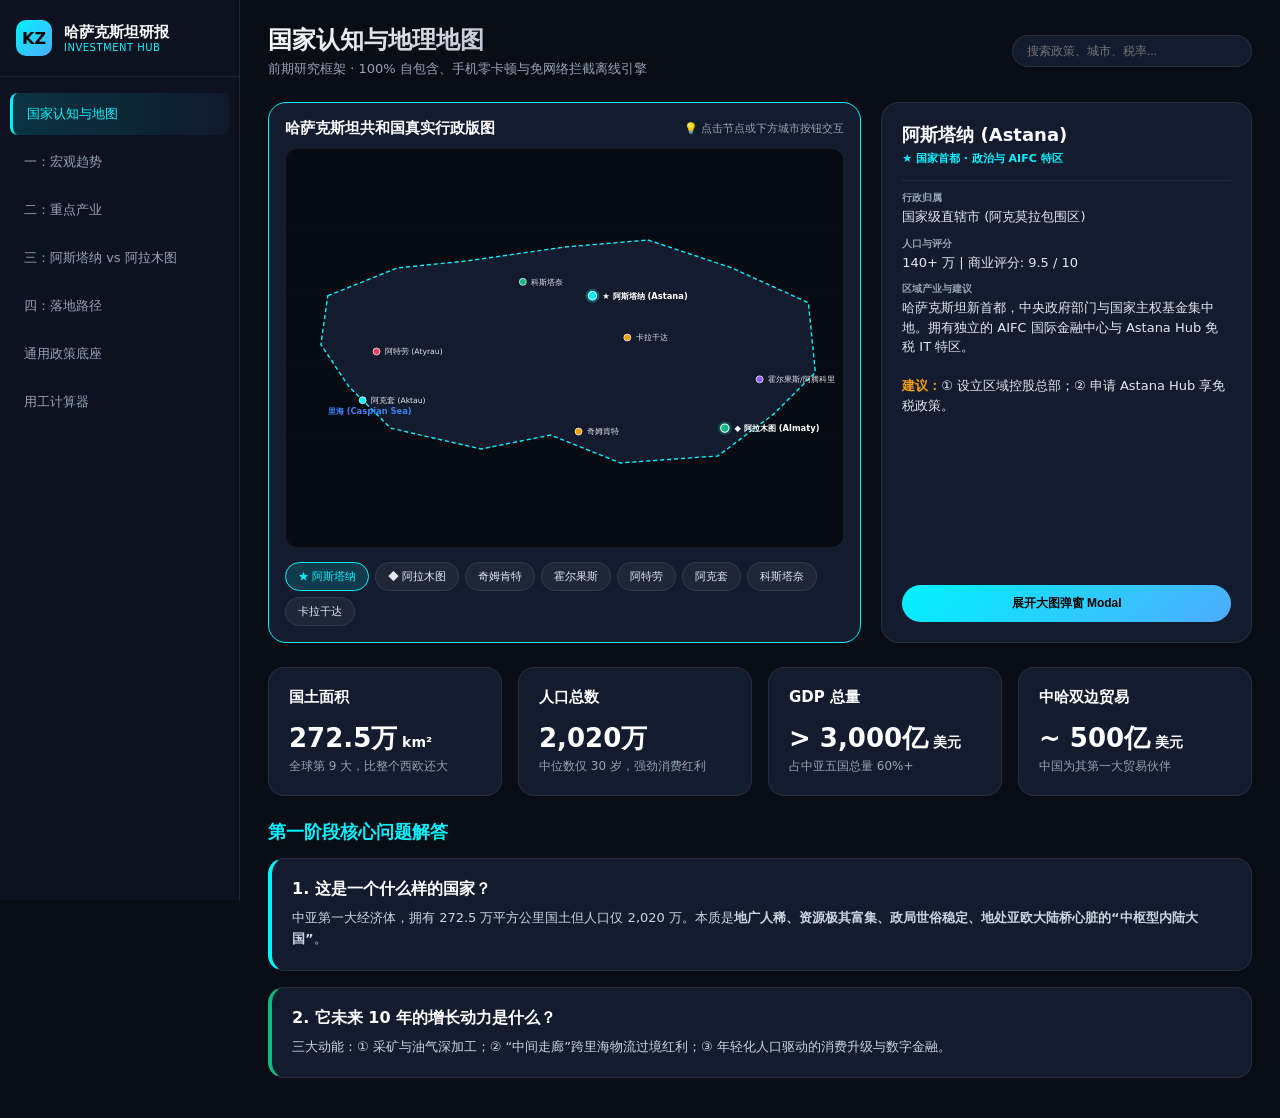
<file: kazakhstan_hub.html>
<!DOCTYPE html>
<html lang="zh-CN">
<head>
    <meta charset="UTF-8">
    <meta name="viewport" content="width=device-width, initial-scale=1.0, maximum-scale=1.0, user-scalable=no">
    <title>哈萨克斯坦投资考察前期研究 Hub</title>
    <style>
        :root {
            --bg-dark: #090d16;
            --bg-card: #131b2e;
            --bg-card-hover: #1c2742;
            --accent-cyan: #00f2fe;
            --accent-blue: #4facfe;
            --accent-emerald: #10b981;
            --accent-gold: #f59e0b;
            --accent-purple: #8b5cf6;
            --accent-rose: #f43f5e;
            --text-main: #f8fafc;
            --text-muted: #94a3b8;
            --border-color: rgba(255, 255, 255, 0.08);
            --sidebar-width: 240px;
        }

        * { margin: 0; padding: 0; box-sizing: border-box; touch-action: manipulation; }

        body {
            font-family: system-ui, -apple-system, BlinkMacSystemFont, "Segoe UI", Roboto, "Helvetica Neue", sans-serif;
            background-color: var(--bg-dark);
            color: var(--text-main);
            display: flex;
            min-height: 100vh;
            overflow-x: hidden;
        }

        /* Sidebar Navigation */
        aside {
            width: var(--sidebar-width);
            background: rgba(13, 19, 33, 0.95);
            border-right: 1px solid var(--border-color);
            display: flex;
            flex-direction: column;
            position: fixed;
            top: 0; bottom: 0; left: 0;
            z-index: 100;
        }

        .brand {
            padding: 20px 16px;
            display: flex;
            align-items: center;
            gap: 12px;
            border-bottom: 1px solid var(--border-color);
        }

        .brand-icon {
            width: 36px; height: 36px;
            border-radius: 10px;
            background: linear-gradient(135deg, var(--accent-cyan), var(--accent-blue));
            display: flex; align-items: center; justify-content: center;
            color: #000; font-size: 16px; font-weight: bold;
        }

        .brand-title { font-size: 15px; font-weight: 700; color: #fff; }
        .brand-subtitle { font-size: 10px; color: var(--accent-cyan); letter-spacing: 0.5px; }

        .nav-menu {
            padding: 16px 10px;
            flex: 1;
            display: flex; flex-direction: column; gap: 6px;
            overflow-y: auto;
        }

        .nav-item {
            display: flex; align-items: center; gap: 10px;
            padding: 12px 14px; border-radius: 8px;
            color: var(--text-muted); text-decoration: none;
            font-size: 13px; font-weight: 500;
            transition: all 0.2s ease; cursor: pointer;
        }

        .nav-item:hover { background: var(--bg-card-hover); color: #fff; }
        .nav-item.active {
            background: linear-gradient(90deg, rgba(0, 242, 254, 0.15), rgba(79, 172, 254, 0.05));
            color: var(--accent-cyan);
            border-left: 3px solid var(--accent-cyan);
        }

        /* Main Content Layout */
        main {
            margin-left: var(--sidebar-width);
            flex: 1; padding: 24px 28px; max-width: 1400px;
        }

        header {
            display: flex; justify-content: space-between; align-items: center;
            margin-bottom: 24px; flex-wrap: wrap; gap: 16px;
        }

        .header-title h1 {
            font-size: 24px; font-weight: 700;
            background: linear-gradient(135deg, #fff, #94a3b8);
            -webkit-background-clip: text; -webkit-text-fill-color: transparent;
        }

        .header-title p { color: var(--text-muted); font-size: 13px; margin-top: 4px; }

        .search-box { position: relative; width: 240px; }
        .search-box input {
            width: 100%; padding: 8px 14px;
            background: var(--bg-card); border: 1px solid var(--border-color);
            border-radius: 20px; color: #fff; font-size: 12px; outline: none;
        }

        /* Tab Content Containers */
        .tab-panel { display: none; }
        .tab-panel.active { display: block; }

        /* Grid Layouts & Cards */
        .grid-2 { display: grid; grid-template-columns: repeat(2, 1fr); gap: 20px; }
        .grid-3 { display: grid; grid-template-columns: repeat(3, 1fr); gap: 20px; }
        .grid-4 { display: grid; grid-template-columns: repeat(4, 1fr); gap: 16px; }

        .card {
            background: var(--bg-card); border: 1px solid var(--border-color);
            border-radius: 16px; padding: 20px; position: relative; overflow: hidden;
        }

        .card-header { display: flex; align-items: center; justify-content: space-between; margin-bottom: 14px; }
        .card-title { font-size: 15px; font-weight: 700; color: #fff; }

        .metric-val { font-size: 26px; font-weight: 800; color: #fff; margin: 6px 0 2px; }
        .metric-sub { font-size: 12px; color: var(--text-muted); }

        .qa-card { border-left: 4px solid var(--accent-cyan); margin-bottom: 16px; }
        .qa-question { font-size: 16px; font-weight: 700; color: #fff; margin-bottom: 8px; }
        .qa-answer { font-size: 13px; line-height: 1.6; color: #cbd5e1; }

        .custom-table { width: 100%; border-collapse: collapse; margin-top: 12px; font-size: 13px; }
        .custom-table th { text-align: left; padding: 12px 14px; background: rgba(255, 255, 255, 0.03); color: var(--text-muted); font-weight: 600; border-bottom: 1px solid var(--border-color); }
        .custom-table td { padding: 12px 14px; border-bottom: 1px solid var(--border-color); color: #e2e8f0; }

        .tag { display: inline-block; padding: 3px 8px; border-radius: 10px; font-size: 11px; font-weight: 600; }
        .tag-emerald { background: rgba(16, 185, 129, 0.2); color: #34d399; }
        .tag-amber { background: rgba(245, 158, 11, 0.2); color: #fbbf24; }
        .tag-blue { background: rgba(79, 172, 254, 0.2); color: #60a5fa; }

        /* ZERO-DEPENDENCY NATIVE VECTOR MAP */
        .map-section-grid {
            display: grid;
            grid-template-columns: 1.6fr 1fr;
            gap: 20px;
            margin-bottom: 24px;
        }

        .map-container-card {
            background: var(--bg-card);
            border: 1px solid var(--accent-cyan);
            border-radius: 18px;
            padding: 16px;
            position: relative;
        }

        #mapBox {
            position: relative;
            width: 100%;
            height: 400px;
            border-radius: 12px;
            overflow: hidden;
            background: #060a12;
            border: 1px solid rgba(255,255,255,0.08);
        }

        .city-chips-bar {
            display: flex;
            gap: 6px;
            margin-top: 14px;
            flex-wrap: wrap;
        }

        .chip-btn {
            padding: 6px 12px;
            background: rgba(255, 255, 255, 0.05);
            border: 1px solid var(--border-color);
            border-radius: 16px;
            color: #e2e8f0;
            font-size: 11px;
            cursor: pointer;
        }

        .chip-btn.active {
            background: rgba(0, 242, 254, 0.15);
            border-color: var(--accent-cyan);
            color: var(--accent-cyan);
        }

        /* Info Detail Panel */
        .info-panel-card {
            background: var(--bg-card);
            border: 1px solid var(--border-color);
            border-radius: 18px;
            padding: 20px;
            display: flex;
            flex-direction: column;
            justify-content: space-between;
        }

        .info-panel-header {
            padding-bottom: 14px;
            border-bottom: 1px solid var(--border-color);
        }

        .info-meta-tag { font-size: 11px; color: var(--accent-cyan); font-weight: 600; margin-top: 4px; }
        .info-detail-label { font-size: 10px; text-transform: uppercase; color: var(--text-muted); font-weight: 600; margin-top: 10px; }
        .info-detail-val { font-size: 13px; color: #e2e8f0; line-height: 1.5; margin-top: 2px; }

        .btn-action {
            padding: 10px 16px;
            background: linear-gradient(135deg, var(--accent-cyan), var(--accent-blue));
            color: #000; font-weight: 600; border: none; border-radius: 20px;
            cursor: pointer; font-size: 12px; width: 100%; text-align: center;
        }

        /* Modal Popup Styling */
        .modal-backdrop {
            position: fixed;
            top: 0; left: 0; right: 0; bottom: 0;
            background: rgba(0, 0, 0, 0.85);
            z-index: 1000;
            display: none;
            align-items: center;
            justify-content: center;
            padding: 16px;
        }

        .modal-backdrop.show { display: flex; }

        .modal-card {
            background: #0f172a;
            border: 1px solid var(--accent-cyan);
            border-radius: 20px;
            max-width: 600px;
            width: 100%;
            padding: 24px;
            position: relative;
            color: #fff;
            max-height: 90vh;
            overflow-y: auto;
        }

        .modal-close-btn {
            position: absolute; top: 16px; right: 16px;
            width: 32px; height: 32px; border-radius: 50%;
            background: rgba(255,255,255,0.1); border: none; color: #fff;
            cursor: pointer; font-size: 16px;
        }

        .modal-stats-grid { display: grid; grid-template-columns: repeat(3, 1fr); gap: 10px; margin: 14px 0; }
        .modal-stat-box { background: rgba(255,255,255,0.04); padding: 10px; border-radius: 10px; border: 1px solid var(--border-color); }
        .modal-stat-box h6 { color: var(--text-muted); font-size: 10px; }
        .modal-stat-box p { color: #fff; font-size: 14px; font-weight: 700; margin-top: 2px; }

        /* Calculator Tool Box */
        .calc-box {
            background: linear-gradient(135deg, rgba(19, 27, 46, 0.9), rgba(15, 23, 42, 0.9));
            border: 1px solid var(--accent-cyan); border-radius: 16px; padding: 20px; margin-top: 20px;
        }

        .calc-form { display: flex; gap: 12px; align-items: center; margin: 14px 0; flex-wrap: wrap; }
        .calc-input { padding: 10px 14px; background: #090d16; border: 1px solid var(--border-color); border-radius: 8px; color: #fff; font-size: 15px; outline: none; width: 180px; }

        .calc-result { margin-top: 14px; padding: 14px; background: rgba(0, 242, 254, 0.08); border-radius: 10px; display: flex; gap: 20px; flex-wrap: wrap; }
        .calc-res-item h5 { color: var(--text-muted); font-size: 11px; }
        .calc-res-item p { font-size: 18px; font-weight: 700; color: var(--accent-cyan); }

        .chart-canvas-box { position: relative; height: 260px; width: 100%; margin-top: 12px; }

        /* MOBILE RESPONSIVE MEDIA QUERIES */
        @media (max-width: 900px) {
            body { flex-direction: column; }
            aside {
                position: relative; width: 100%; height: auto;
                border-right: none; border-bottom: 1px solid var(--border-color);
            }
            .brand { padding: 14px 16px; }
            .nav-menu { flex-direction: row; overflow-x: auto; padding: 10px; gap: 8px; white-space: nowrap; }
            .nav-item { padding: 8px 12px; font-size: 12px; }
            main { margin-left: 0; padding: 16px; }
            .map-section-grid { grid-template-columns: 1fr; }
            #mapBox { height: 340px; }
            .grid-4 { grid-template-columns: repeat(2, 1fr); }
            .grid-3, .grid-2 { grid-template-columns: 1fr; }
            .modal-card { width: 95%; padding: 20px; }
        }
    </style>
</head>
<body>

    <!-- Sidebar Navigation -->
    <aside>
        <div class="brand">
            <div class="brand-icon">KZ</div>
            <div>
                <div class="brand-title">哈萨克斯坦研报</div>
                <div class="brand-subtitle">INVESTMENT HUB</div>
            </div>
        </div>
        <div class="nav-menu">
            <a class="nav-item active" onclick="switchTab('overview', this)">国家认知与地图</a>
            <a class="nav-item" onclick="switchTab('macro', this)">一：宏观趋势</a>
            <a class="nav-item" onclick="switchTab('industries', this)">二：重点产业</a>
            <a class="nav-item" onclick="switchTab('cities', this)">三：阿斯塔纳 vs 阿拉木图</a>
            <a class="nav-item" onclick="switchTab('playbook', this)">四：落地路径</a>
            <a class="nav-item" onclick="switchTab('universal', this)">通用政策底座</a>
            <a class="nav-item" onclick="switchTab('calc', this)">用工计算器</a>
        </div>
    </aside>

    <!-- Main Content Area -->
    <main>
        <!-- Header -->
        <header>
            <div class="header-title">
                <h1 id="page-heading">国家认知与地理地图</h1>
                <p id="page-subheading">前期研究框架 · 100% 自包含、手机零卡顿与免网络拦截离线引擎</p>
            </div>
            <div class="search-box">
                <input type="text" id="searchInput" placeholder="搜索政策、城市、税率..." onkeyup="filterContent()">
            </div>
        </header>

        <!-- TAB 1: 国家认知总览 & 地图 -->
        <div id="tab-overview" class="tab-panel active">
            
            <div class="map-section-grid">
                <div class="map-container-card">
                    <div class="card-header" style="margin-bottom:10px;">
                        <span class="card-title">哈萨克斯坦共和国真实行政版图</span>
                        <span style="font-size:11px; color:var(--text-muted);">💡 点击节点或下方城市按钮交互</span>
                    </div>

                    <!-- 100% ZERO-DEPENDENCY EMBEDDED VECTOR SVG MAP -->
                    <div id="mapBox">
                        <svg width="100%" height="100%" viewBox="0 0 800 450" xmlns="http://www.w3.org/2000/svg">
                            <!-- Background Grid -->
                            <rect width="800" height="450" fill="#060a12"/>
                            <path d="M0,50 L800,50 M0,150 L800,150 M0,250 L800,250 M0,350 L800,350" stroke="rgba(255,255,255,0.02)" stroke-width="1"/>
                            <path d="M100,0 L100,450 M300,0 L300,450 M500,0 L500,450 M700,0 L700,450" stroke="rgba(255,255,255,0.02)" stroke-width="1"/>

                            <!-- Kazakhstan Authentic Outline -->
                            <path id="pathKzOutline" d="M 60,150 L 160,110 L 260,100 L 400,80 L 520,70 L 640,110 L 750,160 L 760,260 L 700,320 L 620,380 L 480,390 L 380,350 L 280,370 L 150,340 L 90,280 L 50,220 Z" fill="#131b2e" stroke="#00f2fe" stroke-width="2" stroke-dasharray="6,4"/>
                            
                            <!-- Caspian Sea Water Label -->
                            <text x="60" y="320" fill="#3b82f6" font-size="12" font-weight="bold">里海 (Caspian Sea)</text>
                            
                            <!-- INTERACTIVE CITY MARKERS -->
                            <!-- 阿斯塔纳 -->
                            <g onclick="selectLocation('astana')" style="cursor:pointer;">
                                <circle cx="440" cy="150" r="10" fill="rgba(0, 242, 254, 0.3)"/>
                                <circle cx="440" cy="150" r="6" fill="#00f2fe" stroke="#fff" stroke-width="1.5"/>
                                <text x="454" y="154" fill="#fff" font-size="12" font-weight="bold">★ 阿斯塔纳 (Astana)</text>
                            </g>

                            <!-- 阿拉木图 -->
                            <g onclick="selectLocation('almaty')" style="cursor:pointer;">
                                <circle cx="630" cy="340" r="10" fill="rgba(16, 185, 129, 0.3)"/>
                                <circle cx="630" cy="340" r="6" fill="#10b981" stroke="#fff" stroke-width="1.5"/>
                                <text x="644" y="344" fill="#fff" font-size="12" font-weight="bold">◆ 阿拉木图 (Almaty)</text>
                            </g>

                            <!-- 奇姆肯特 -->
                            <g onclick="selectLocation('shymkent')" style="cursor:pointer;">
                                <circle cx="420" cy="345" r="5" fill="#f59e0b" stroke="#fff" stroke-width="1"/>
                                <text x="432" y="349" fill="#e2e8f0" font-size="11">奇姆肯特</text>
                            </g>

                            <!-- 霍尔果斯 -->
                            <g onclick="selectLocation('khorgos')" style="cursor:pointer;">
                                <circle cx="680" cy="270" r="5" fill="#8b5cf6" stroke="#fff" stroke-width="1"/>
                                <text x="692" y="274" fill="#e2e8f0" font-size="11">霍尔果斯/阿腾科里</text>
                            </g>

                            <!-- 阿特劳 -->
                            <g onclick="selectLocation('atyrau')" style="cursor:pointer;">
                                <circle cx="130" cy="230" r="5" fill="#f43f5e" stroke="#fff" stroke-width="1"/>
                                <text x="142" y="234" fill="#e2e8f0" font-size="11">阿特劳 (Atyrau)</text>
                            </g>

                            <!-- 阿克套 -->
                            <g onclick="selectLocation('aktau')" style="cursor:pointer;">
                                <circle cx="110" cy="300" r="5" fill="#00f2fe" stroke="#fff" stroke-width="1"/>
                                <text x="122" y="304" fill="#e2e8f0" font-size="11">阿克套 (Aktau)</text>
                            </g>

                            <!-- 科斯塔奈 -->
                            <g onclick="selectLocation('kostanay')" style="cursor:pointer;">
                                <circle cx="340" cy="130" r="5" fill="#10b981" stroke="#fff" stroke-width="1"/>
                                <text x="352" y="134" fill="#e2e8f0" font-size="11">科斯塔奈</text>
                            </g>

                            <!-- 卡拉干达 -->
                            <g onclick="selectLocation('karagandy')" style="cursor:pointer;">
                                <circle cx="490" cy="210" r="5" fill="#f59e0b" stroke="#fff" stroke-width="1"/>
                                <text x="502" y="214" fill="#e2e8f0" font-size="11">卡拉干达</text>
                            </g>
                        </svg>
                    </div>

                    <!-- Quick City Selection Buttons -->
                    <div class="city-chips-bar">
                        <button class="chip-btn active" id="chip-astana" onclick="selectLocation('astana')">★ 阿斯塔纳</button>
                        <button class="chip-btn" id="chip-almaty" onclick="selectLocation('almaty')">◆ 阿拉木图</button>
                        <button class="chip-btn" id="chip-shymkent" onclick="selectLocation('shymkent')">奇姆肯特</button>
                        <button class="chip-btn" id="chip-khorgos" onclick="selectLocation('khorgos')">霍尔果斯</button>
                        <button class="chip-btn" id="chip-atyrau" onclick="selectLocation('atyrau')">阿特劳</button>
                        <button class="chip-btn" id="chip-aktau" onclick="selectLocation('aktau')">阿克套</button>
                        <button class="chip-btn" id="chip-kostanay" onclick="selectLocation('kostanay')">科斯塔奈</button>
                        <button class="chip-btn" id="chip-karagandy" onclick="selectLocation('karagandy')">卡拉干达</button>
                    </div>
                </div>

                <!-- Info Detail Panel Next to Map -->
                <div class="info-panel-card" id="infoPanel">
                    <div>
                        <div class="info-panel-header">
                            <h3 style="font-size:18px; font-weight:800;" id="panelName">阿斯塔纳 (Astana)</h3>
                            <div class="info-meta-tag" id="panelTag">★ 国家首都 · 政治与 AIFC 特区</div>
                        </div>

                        <div class="info-panel-body">
                            <div>
                                <div class="info-detail-label">行政归属</div>
                                <div class="info-detail-val" id="panelRegion">国家级直辖市 (阿克莫拉包围区)</div>
                            </div>

                            <div>
                                <div class="info-detail-label">人口与评分</div>
                                <div class="info-detail-val" id="panelPop">140+ 万 | 商业评分: 9.5 / 10</div>
                            </div>

                            <div>
                                <div class="info-detail-label">区域产业与建议</div>
                                <div class="info-detail-val" id="panelDesc">哈萨克斯坦新首都，中央政府部门与国家主权基金集中地。拥有独立的 AIFC 国际金融中心与 Astana Hub 免税 IT 特区。<br><br><b style="color:var(--accent-gold);">建议：</b>① 设立区域控股总部；② 申请 Astana Hub 享免税政策。</div>
                            </div>
                        </div>
                    </div>

                    <button class="btn-action" style="margin-top:12px;" onclick="triggerFullModal()">展开大图弹窗 Modal</button>
                </div>
            </div>

            <!-- Key Metric Counters -->
            <div class="grid-4" style="margin-bottom: 24px;">
                <div class="card">
                    <div class="card-header"><span class="card-title">国土面积</span></div>
                    <div class="metric-val">272.5万<span style="font-size:14px;"> km²</span></div>
                    <div class="metric-sub">全球第 9 大，比整个西欧还大</div>
                </div>
                <div class="card">
                    <div class="card-header"><span class="card-title">人口总数</span></div>
                    <div class="metric-val">2,020万</div>
                    <div class="metric-sub">中位数仅 30 岁，强劲消费红利</div>
                </div>
                <div class="card">
                    <div class="card-header"><span class="card-title">GDP 总量</span></div>
                    <div class="metric-val">> 3,000亿<span style="font-size:14px;"> 美元</span></div>
                    <div class="metric-sub">占中亚五国总量 60%+</div>
                </div>
                <div class="card">
                    <div class="card-header"><span class="card-title">中哈双边贸易</span></div>
                    <div class="metric-val">~ 500亿<span style="font-size:14px;"> 美元</span></div>
                    <div class="metric-sub">中国为其第一大贸易伙伴</div>
                </div>
            </div>

            <!-- Answer 5 Core Questions -->
            <h2 style="font-size: 18px; font-weight: 700; margin-bottom: 14px; color: var(--accent-cyan);">第一阶段核心问题解答</h2>
            <div class="card qa-card">
                <div class="qa-question">1. 这是一个什么样的国家？</div>
                <div class="qa-answer">中亚第一大经济体，拥有 272.5 万平方公里国土但人口仅 2,020 万。本质是<strong>地广人稀、资源极其富集、政局世俗稳定、地处亚欧大陆桥心脏的“中枢型内陆大国”</strong>。</div>
            </div>
            <div class="card qa-card" style="border-left-color: var(--accent-emerald);">
                <div class="qa-question">2. 它未来 10 年的增长动力是什么？</div>
                <div class="qa-answer">三大动能：① 采矿与油气深加工；② “中间走廊”跨里海物流过境红利；③ 年轻化人口驱动的消费升级与数字金融。</div>
            </div>
        </div>

        <!-- TAB 2: 宏观趋势 (ZERO DEPENDENCY NATIVE HTML5 CANVAS CHARTS) -->
        <div id="tab-macro" class="tab-panel">
            <div class="grid-2">
                <div class="card">
                    <div class="card-header"><span class="card-title">GDP 增速与预测 (2022-2027)</span></div>
                    <div class="chart-canvas-box"><canvas id="gdpNativeCanvas"></canvas></div>
                </div>
                <div class="card">
                    <div class="card-header"><span class="card-title">通胀率 vs 基准利率趋势</span></div>
                    <div class="chart-canvas-box"><canvas id="inflationNativeCanvas"></canvas></div>
                </div>
            </div>
        </div>

        <!-- TAB 3: 重点产业 -->
        <div id="tab-industries" class="tab-panel">
            <div class="grid-3">
                <div class="card">
                    <div class="card-header"><span class="card-title">汽车与机械组装</span><span class="tag tag-emerald">高潜力</span></div>
                    <p style="font-size:13px; color:#cbd5e1;">征收整车报废回收费，极度鼓励本地 CKD/SKD 组装。奇瑞、江淮、比亚迪等大热。</p>
                </div>
                <div class="card">
                    <div class="card-header"><span class="card-title">矿产精炼</span><span class="tag tag-blue">国家战略</span></div>
                    <p style="font-size:13px; color:#cbd5e1;">限制原矿出口，鼓励本地建立铜精炼、锂电池材料及铬合金加工。</p>
                </div>
                <div class="card">
                    <div class="card-header"><span class="card-title">农业深加工</span><span class="tag tag-amber">稳定高回报</span></div>
                    <p style="font-size:13px; color:#cbd5e1;">拥有 2.1 亿公顷农地，小麦/油脂丰富。缺乏面粉、食用油精炼及冷链。</p>
                </div>
            </div>
        </div>

        <!-- TAB 4: 双城对比 -->
        <div id="tab-cities" class="tab-panel">
            <div class="grid-2">
                <div class="card">
                    <div class="card-header"><span class="card-title">双城核心指标雷达对比图</span></div>
                    <div class="chart-canvas-box"><canvas id="cityRadarNativeCanvas"></canvas></div>
                </div>
                <div class="card">
                    <div class="card-header"><span class="card-title">详细对比决策矩阵</span></div>
                    <table class="custom-table">
                        <thead><tr><th>对比维度</th><th>阿拉木图 (Almaty)</th><th>阿斯塔纳 (Astana)</th></tr></thead>
                        <tbody>
                            <tr><td><strong>城市定位</strong></td><td>经济/金融/消费首都</td><td>政治/行政/AIFC特区</td></tr>
                            <tr><td><strong>商业活力</strong></td><td><span class="tag tag-emerald">极高 (9.5/10)</span></td><td><span class="tag tag-amber">中等 (7.0/10)</span></td></tr>
                            <tr><td><strong>政策对接</strong></td><td>一般 (需找分局)</td><td><span class="tag tag-emerald">最高 (中央直达)</span></td></tr>
                        </tbody>
                    </table>
                </div>
            </div>
        </div>

        <!-- TAB 5: 落地路径 -->
        <div id="tab-playbook" class="tab-panel">
            <div class="card">
                <div class="card-header"><span class="card-title">中国投资者落地 4 步走</span></div>
                <div class="grid-4" style="margin-top:12px;">
                    <div style="background:rgba(255,255,255,0.03); padding:12px; border-radius:10px;">
                        <h4 style="color:var(--accent-cyan); font-size:13px;">1. 前期考察</h4>
                        <p style="font-size:11px; color:#cbd5e1; margin-top:4px;">使用 30 天免签直接入境考察。</p>
                    </div>
                    <div style="background:rgba(255,255,255,0.03); padding:12px; border-radius:10px;">
                        <h4 style="color:var(--accent-emerald); font-size:13px;">2. 申办 BIN/IIN</h4>
                        <p style="font-size:11px; color:#cbd5e1; margin-top:4px;">申请公司与法人税号。</p>
                    </div>
                    <div style="background:rgba(255,255,255,0.03); padding:12px; border-radius:10px;">
                        <h4 style="color:var(--accent-gold); font-size:13px;">3. 注册公司</h4>
                        <p style="font-size:11px; color:#cbd5e1; margin-top:4px;">注册 LLP 或 AIFC 特区公司。</p>
                    </div>
                    <div style="background:rgba(255,255,255,0.03); padding:12px; border-radius:10px;">
                        <h4 style="color:var(--accent-purple); font-size:13px;">4. 银行开户</h4>
                        <p style="font-size:11px; color:#cbd5e1; margin-top:4px;">在中行/工行开户备案。</p>
                    </div>
                </div>
            </div>
        </div>

        <!-- TAB 6: 通用底座 -->
        <div id="tab-universal" class="tab-panel">
            <div class="card">
                <div class="card-header"><span class="card-title">通用实体对比与选型</span></div>
                <table class="custom-table">
                    <thead><tr><th>实体形式</th><th>外资持股</th><th>最适合场景</th></tr></thead>
                    <tbody>
                        <tr><td><strong>有限责任公司 (LLP)</strong></td><td>100% 外资独资</td><td>工厂、贸易、工程、农业</td></tr>
                        <tr><td><strong>AIFC 特区公司</strong></td><td>100% 外资独资</td><td>跨境控股、金融、SaaS、高科技</td></tr>
                    </tbody>
                </table>
            </div>
        </div>

        <!-- TAB 7: 用工计算器 -->
        <div id="tab-calc" class="tab-panel">
            <div class="calc-box">
                <h3 style="color:var(--accent-cyan);">雇主用工成本计算器</h3>
                <div class="calc-form">
                    <label style="font-size:13px;">名义月薪 (坚戈 KZT):</label>
                    <input type="number" id="calcSalary" class="calc-input" value="300000" step="10000">
                    <button class="btn-action" style="width:auto;" onclick="calculateLaborCost()">计算</button>
                </div>
                <div class="calc-result">
                    <div class="calc-res-item"><h5>Gross 月薪</h5><p id="resGross">300,000 KZT</p></div>
                    <div class="calc-res-item"><h5>雇主税费 (~22%)</h5><p id="resEmployerTax" style="color:var(--accent-gold);">66,000 KZT</p></div>
                    <div class="calc-res-item"><h5>实际总支出</h5><p id="resTotal" style="color:var(--accent-emerald);">366,000 KZT</p></div>
                    <div class="calc-res-item"><h5>折合人民币</h5><p id="resRmb" style="color:var(--accent-cyan);">¥ 5,856 RMB</p></div>
                </div>
            </div>
        </div>

    </main>

    <!-- CITY MODAL POPUP -->
    <div id="cityModal" class="modal-backdrop">
        <div class="modal-card">
            <button class="modal-close-btn" onclick="closeCityModal()">✕</button>
            <div style="border-bottom:1px solid var(--border-color); padding-bottom:12px; margin-bottom:14px;">
                <div id="modalName" style="font-size:18px; font-weight:bold;">城市名称</div>
                <div id="modalTag" style="font-size:11px; color:var(--accent-cyan); margin-top:2px;">定位标签</div>
            </div>

            <div class="modal-stats-grid">
                <div class="modal-stat-box"><h6>人口规模</h6><p id="modalPop">0 万</p></div>
                <div class="modal-stat-box"><h6>行政归属</h6><p id="modalRegion">行政区</p></div>
                <div class="modal-stat-box"><h6>商业评分</h6><p id="modalScore" style="color:var(--accent-emerald);">9.0 / 10</p></div>
            </div>

            <div style="font-size:12px; font-weight:bold; color:var(--accent-cyan); margin-top:10px;">概况说明</div>
            <div id="modalDesc" style="font-size:13px; line-height:1.5; color:#cbd5e1; margin-top:4px;">描述信息</div>

            <div style="font-size:12px; font-weight:bold; color:var(--accent-gold); margin-top:12px;">中资企业投资方向</div>
            <div id="modalOpportunities" style="font-size:13px; line-height:1.5; color:#cbd5e1; margin-top:4px;">投资建议</div>
        </div>
    </div>

    <!-- NATIVE JS LOGIC & HTML5 CANVAS DRAWING -->
    <script>
        const locationData = {
            'astana': { name: '阿斯塔纳 (Astana)', tag: '★ 国家首都 · 政治与 AIFC 金融特区', pop: '140+ 万', region: '国家级直辖市 (阿克莫拉包围区)', score: '9.5 / 10', desc: '哈萨克斯坦的新首都，中央政府部门、使馆及主权基金集中地。拥有独立英美法系的 AIFC 金融中心与 Astana Hub IT 特区。', opportunities: '① 在 AIFC 设立中亚区域控股总部；② 申请 Astana Hub 享企业/个人所得税全免政策；③ PPP 基建对接。' },
            'almaty': { name: '阿拉木图 (Almaty)', tag: '◆ 经济首都 · 金融与消费中心', pop: '220+ 万', region: '国家级直辖市 (阿拉木图州)', score: '9.8 / 10', desc: '哈国最大的城市，商业最浓厚、消费力最强。中国银行与工行分行所在地。', opportunities: '① 消费零售与电商；② 跨境物流总调度中心；③ 企业服务。' },
            'shymkent': { name: '奇姆肯特 (Shymkent)', tag: '▲ 南部中心 · 轻工与人口大市', pop: '120+ 万', region: '国家级直辖市 (图尔克斯坦州)', score: '8.5 / 10', desc: '南部人口大市，紧邻乌兹别克斯坦。工业基础涵盖炼油与轻工。', opportunities: '① 纺织服装制造；② 农产品深加工；③ 跨境批发贸易。' },
            'khorgos': { name: '霍尔果斯 / 阿腾科里', tag: '⯁ 杰特洲 · 中哈跨境保税物流咽喉', pop: '边境陆港', region: '杰特洲 (Zhetysu)', score: '9.2 / 10', desc: '中欧班列入境哈国首要枢纽，拥有边境合作中心与铁路陆港。', opportunities: '① 建设保税仓与冷链物流；② 转口贸易加工。' },
            'atyrau': { name: '阿特劳 (Atyrau)', tag: '🛢️ 西部区 · 石油心脏', pop: '40+ 万', region: '阿特劳州', score: '8.8 / 10', desc: '临近田吉兹超级油田。哈国油气化工中心。', opportunities: '① 油气设备与维保；② 石油化工衍生物加工。' },
            'aktau': { name: '阿克套 (Aktau)', tag: '⚓ 曼吉斯套州 · 里海唯一深水港', pop: '30+ 万', region: '曼吉斯套州', score: '8.9 / 10', desc: '里海唯一深水港，跨里海中间走廊（TMTM）咽喉。', opportunities: '① 港口保税堆场；② 风电光伏基地。' },
            'kostanay': { name: '科斯塔奈 (Kostanay)', tag: '🌾 北部区 · 核心粮仓与汽车组装', pop: '25+ 万', region: '科斯塔奈州', score: '8.4 / 10', desc: '小麦主产区与汽车组装基地（Allur Auto）。', opportunities: '① 新新能源汽车 CKD 组装；② 农机与粮油精炼。' },
            'karagandy': { name: '卡拉干达 (Karagandy)', tag: '⛏️ 中部区 · 钢铁与重工业老基地', pop: '50+ 万', region: '卡拉干达州', score: '8.2 / 10', desc: '传统重工业与采矿中心，电价极低。', opportunities: '① 采矿重型设备；② 金属熔炼初加工。' }
        };

        let currentActiveKey = 'astana';

        function selectLocation(locKey) {
            currentActiveKey = locKey;
            const data = locationData[locKey];
            if(!data) return;

            document.querySelectorAll('.chip-btn').forEach(b => b.classList.remove('active'));
            let chipEl = document.getElementById('chip-' + locKey);
            if(chipEl) chipEl.classList.add('active');

            document.getElementById('panelName').innerText = data.name;
            document.getElementById('panelTag').innerText = data.tag;
            document.getElementById('panelRegion').innerText = data.region;
            document.getElementById('panelPop').innerText = data.pop + " | 评分: " + data.score;
            document.getElementById('panelDesc').innerHTML = data.desc + "<br><br><b style='color:var(--accent-gold);'>投资建议：</b>" + data.opportunities;

            openCityModal(locKey);
        }

        function triggerFullModal() { openCityModal(currentActiveKey); }

        function openCityModal(cityKey) {
            const data = locationData[cityKey];
            if(!data) return;
            document.getElementById('modalName').innerText = data.name;
            document.getElementById('modalTag').innerText = data.tag;
            document.getElementById('modalPop').innerText = data.pop;
            document.getElementById('modalRegion').innerText = data.region;
            document.getElementById('modalScore').innerText = data.score;
            document.getElementById('modalDesc').innerHTML = data.desc;
            document.getElementById('modalOpportunities').innerHTML = data.opportunities;
            document.getElementById('cityModal').classList.add('show');
        }

        function closeCityModal() { document.getElementById('cityModal').classList.remove('show'); }
        document.getElementById('cityModal').addEventListener('click', function(e) { if (e.target === this) closeCityModal(); });

        function switchTab(tabId, element) {
            document.querySelectorAll('.nav-item').forEach(item => item.classList.remove('active'));
            if(element) element.classList.add('active');
            document.querySelectorAll('.tab-panel').forEach(panel => panel.classList.remove('active'));
            document.getElementById('tab-' + tabId).classList.add('active');

            if (tabId === 'macro') {
                setTimeout(() => { drawNativeGdpChart(); drawNativeInflationChart(); }, 100);
            } else if (tabId === 'cities') {
                setTimeout(() => { drawNativeCityRadarChart(); }, 100);
            }
        }

        function filterContent() {
            let input = document.getElementById('searchInput').value.toLowerCase();
            document.querySelectorAll('.card').forEach(card => {
                card.style.display = card.innerText.toLowerCase().includes(input) ? "" : "none";
            });
        }

        function calculateLaborCost() {
            let gross = parseFloat(document.getElementById('calcSalary').value) || 0;
            let employerTax = gross * 0.22;
            let total = gross + employerTax;
            document.getElementById('resGross').innerText = gross.toLocaleString() + " KZT";
            document.getElementById('resEmployerTax').innerText = Math.round(employerTax).toLocaleString() + " KZT";
            document.getElementById('resTotal').innerText = Math.round(total).toLocaleString() + " KZT";
            document.getElementById('resRmb').innerText = "¥ " + Math.round(total / 62.5).toLocaleString() + " RMB";
        }

        /* 100% NATIVE CANVAS CHART DRAWING FUNCTIONS (NO EXTERNAL LIBRARIES NEEDED) */
        function drawNativeGdpChart() {
            const canvas = document.getElementById('gdpNativeCanvas');
            if(!canvas) return;
            const ctx = canvas.getContext('2d');
            canvas.width = canvas.parentElement.clientWidth;
            canvas.height = canvas.parentElement.clientHeight;
            const w = canvas.width, h = canvas.height;

            ctx.clearRect(0, 0, w, h);

            const years = ['2022', '2023', '2024', '2025', '2026(E)', '2027(E)'];
            const values = [3.2, 5.1, 4.2, 6.5, 4.6, 5.0];
            const maxVal = 8.0;

            const padding = 40;
            const chartW = w - padding * 2;
            const chartH = h - padding * 2;
            const barW = chartW / years.length - 20;

            // Draw Y Grid
            ctx.strokeStyle = 'rgba(255,255,255,0.08)';
            ctx.lineWidth = 1;
            for(let i=0; i<=4; i++) {
                let y = padding + (chartH / 4) * i;
                ctx.beginPath(); ctx.moveTo(padding, y); ctx.lineTo(w - padding, y); ctx.stroke();
            }

            // Draw Bars
            values.forEach((v, idx) => {
                let x = padding + idx * (chartW / years.length) + 10;
                let barH = (v / maxVal) * chartH;
                let y = padding + chartH - barH;

                let grad = ctx.createLinearGradient(0, y, 0, y + barH);
                grad.addColorStop(0, '#00f2fe');
                grad.addColorStop(1, '#4facfe');

                ctx.fillStyle = grad;
                ctx.fillRect(x, y, barW, barH);

                // Label Text
                ctx.fillStyle = '#fff';
                ctx.font = 'bold 12px sans-serif';
                ctx.fillText(v + '%', x + barW/4, y - 8);

                ctx.fillStyle = '#94a3b8';
                ctx.font = '11px sans-serif';
                ctx.fillText(years[idx], x, h - padding + 18);
            });
        }

        function drawNativeInflationChart() {
            const canvas = document.getElementById('inflationNativeCanvas');
            if(!canvas) return;
            const ctx = canvas.getContext('2d');
            canvas.width = canvas.parentElement.clientWidth;
            canvas.height = canvas.parentElement.clientHeight;
            const w = canvas.width, h = canvas.height;

            ctx.clearRect(0, 0, w, h);

            const years = ['2022', '2023', '2024', '2025', '2026(E)'];
            const inflation = [20.3, 9.8, 8.4, 11.4, 10.4];
            const maxVal = 25.0;

            const padding = 40;
            const chartW = w - padding * 2;
            const chartH = h - padding * 2;

            // Draw Line
            ctx.beginPath();
            ctx.strokeStyle = '#f43f5e';
            ctx.lineWidth = 3;

            inflation.forEach((v, idx) => {
                let x = padding + idx * (chartW / (years.length - 1));
                let y = padding + chartH - (v / maxVal) * chartH;
                if(idx === 0) ctx.moveTo(x, y);
                else ctx.lineTo(x, y);
            });
            ctx.stroke();

            // Draw Dots & Labels
            inflation.forEach((v, idx) => {
                let x = padding + idx * (chartW / (years.length - 1));
                let y = padding + chartH - (v / maxVal) * chartH;

                ctx.beginPath();
                ctx.arc(x, y, 5, 0, Math.PI * 2);
                ctx.fillStyle = '#f43f5e';
                ctx.fill();

                ctx.fillStyle = '#fff';
                ctx.font = '11px sans-serif';
                ctx.fillText(v + '%', x - 10, y - 10);

                ctx.fillStyle = '#94a3b8';
                ctx.fillText(years[idx], x - 12, h - padding + 18);
            });
        }

        function drawNativeCityRadarChart() {
            const canvas = document.getElementById('cityRadarNativeCanvas');
            if(!canvas) return;
            const ctx = canvas.getContext('2d');
            canvas.width = canvas.parentElement.clientWidth;
            canvas.height = canvas.parentElement.clientHeight;
            const w = canvas.width, h = canvas.height;
            const centerX = w / 2, centerY = h / 2, radius = Math.min(w, h) / 3;

            ctx.clearRect(0, 0, w, h);

            const labels = ['商业活力', '政策对接', '人才', '用工优势', '物流', '生活品质'];
            const almaty = [0.95, 0.65, 0.90, 0.70, 0.90, 0.95];
            const astana = [0.70, 0.98, 0.80, 0.65, 0.80, 0.75];
            const numAxes = labels.length;

            // Draw Web Grid
            for(let r=1; r<=3; r++) {
                let currentR = (radius / 3) * r;
                ctx.beginPath();
                ctx.strokeStyle = 'rgba(255,255,255,0.1)';
                for(let i=0; i<numAxes; i++) {
                    let angle = (Math.PI * 2 / numAxes) * i - Math.PI / 2;
                    let x = centerX + currentR * Math.cos(angle);
                    let y = centerY + currentR * Math.sin(angle);
                    if(i === 0) ctx.moveTo(x, y);
                    else ctx.lineTo(x, y);
                }
                ctx.closePath(); ctx.stroke();
            }

            // Draw Radar Polygons
            function drawPolygon(values, color, fillColor) {
                ctx.beginPath();
                values.forEach((v, i) => {
                    let angle = (Math.PI * 2 / numAxes) * i - Math.PI / 2;
                    let x = centerX + radius * v * Math.cos(angle);
                    let y = centerY + radius * v * Math.sin(angle);
                    if(i === 0) ctx.moveTo(x, y);
                    else ctx.lineTo(x, y);
                });
                ctx.closePath();
                ctx.strokeStyle = color;
                ctx.lineWidth = 2;
                ctx.stroke();
                ctx.fillStyle = fillColor;
                ctx.fill();
            }

            drawPolygon(almaty, '#00f2fe', 'rgba(0, 242, 254, 0.2)');
            drawPolygon(astana, '#10b981', 'rgba(16, 185, 129, 0.2)');

            // Labels
            ctx.fillStyle = '#94a3b8';
            ctx.font = '11px sans-serif';
            labels.forEach((lbl, i) => {
                let angle = (Math.PI * 2 / numAxes) * i - Math.PI / 2;
                let x = centerX + (radius + 20) * Math.cos(angle) - 15;
                let y = centerY + (radius + 20) * Math.sin(angle) + 4;
                ctx.fillText(lbl, x, y);
            });
        }

        window.addEventListener('DOMContentLoaded', () => {
            calculateLaborCost();
        });
    </script>
</body>
</html>
</file>
